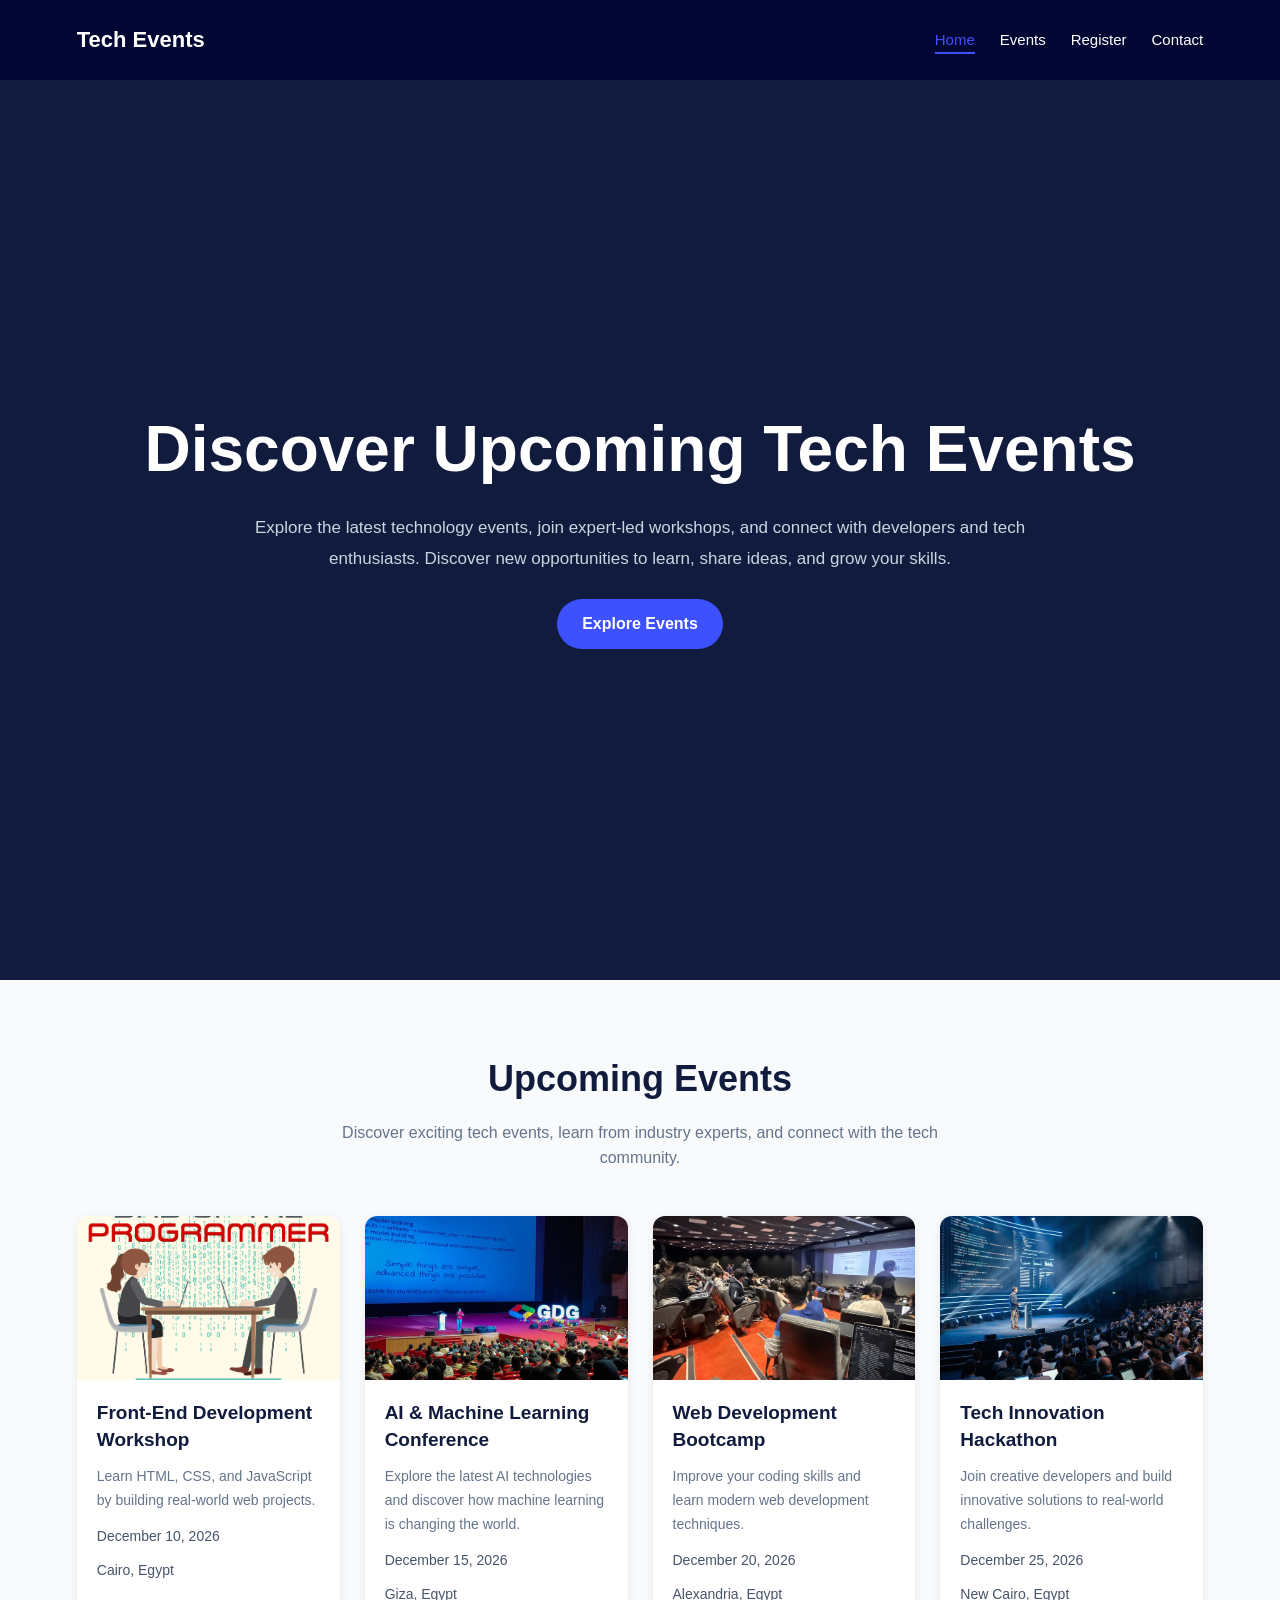
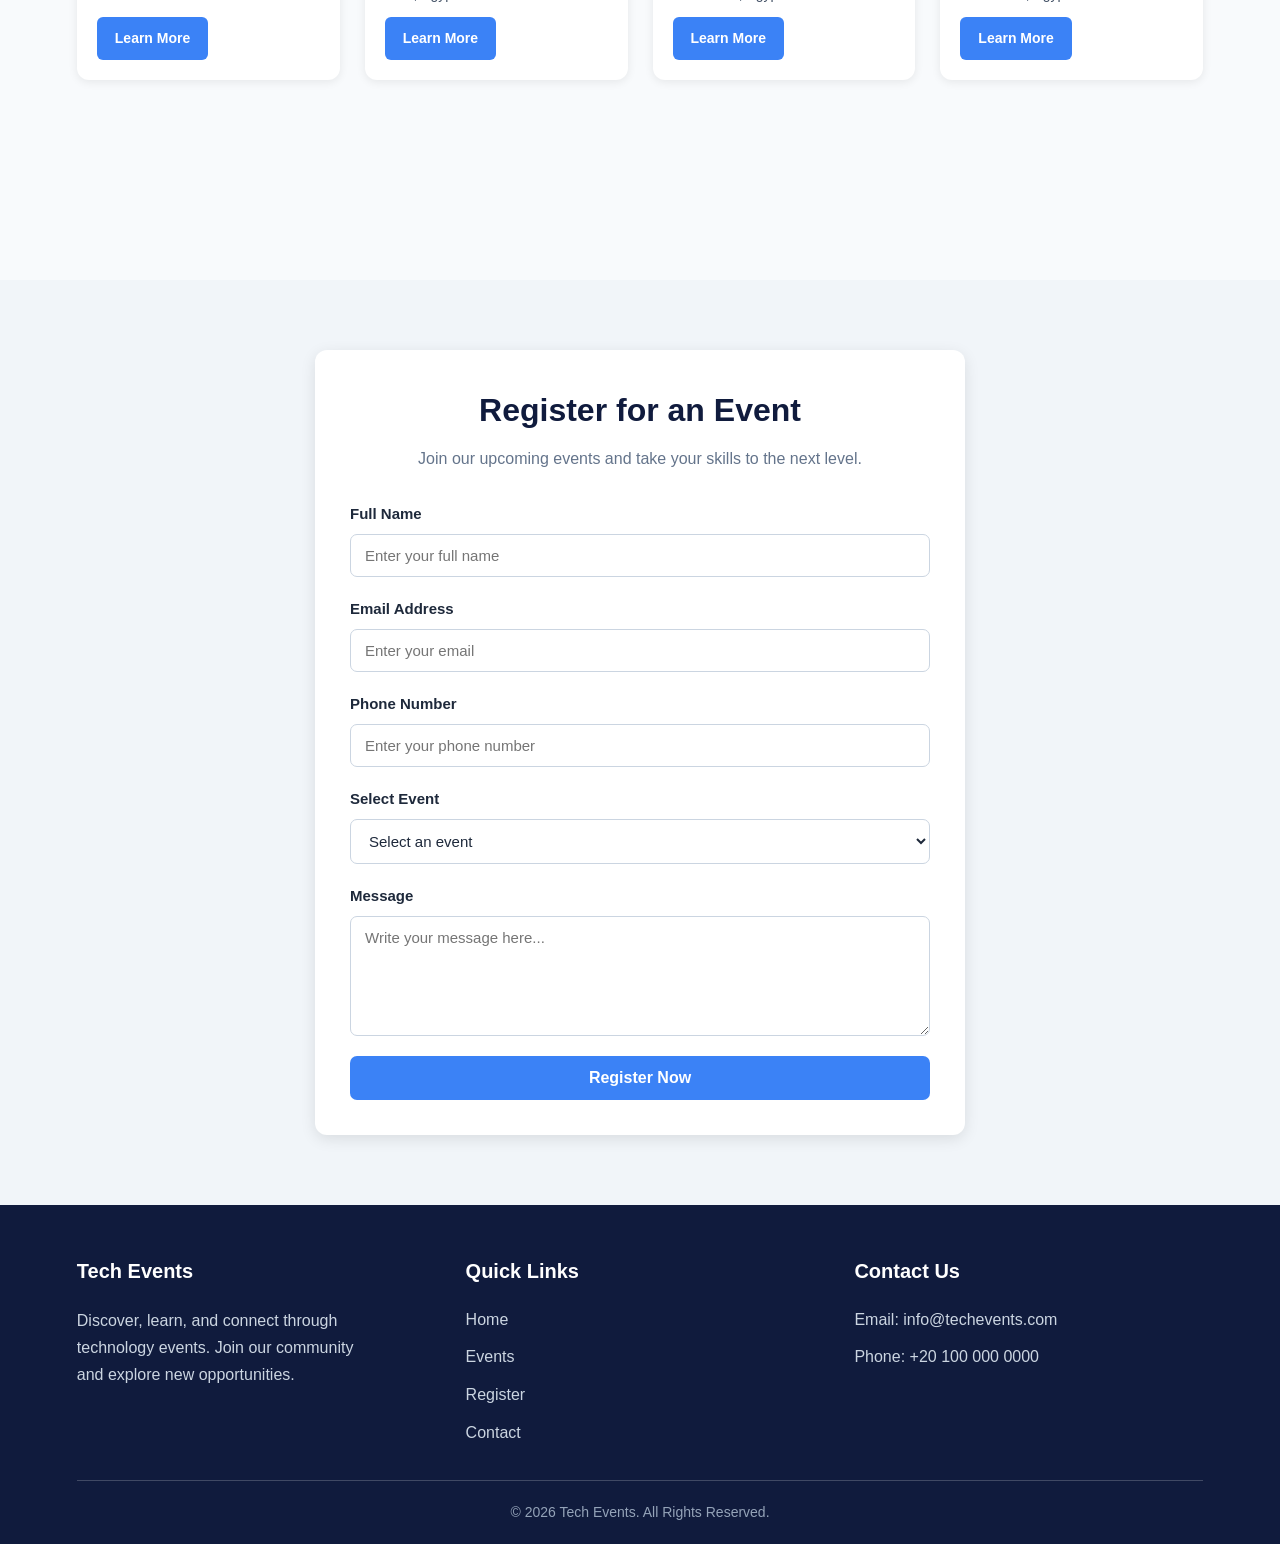
<file: index.html>
<!DOCTYPE html>
<html lang="en">

<head>
    <meta charset="UTF-8">
    <meta name="viewport" content="width=device-width, initial-scale=1.0">

    <meta name="description" content="Discover upcoming technology events, workshops, conferences, and hackathons.">

    <title>Tech Events | Discover Upcoming Events</title>

    <link rel="stylesheet" href="style.css">
</head>

<body>

    <!-- Header -->
    <header class="header">

        <a href="#home" class="logo">Tech Events</a>

        <nav class="nav" aria-label="Main navigation">
            <ul>
                <li><a href="#home" class="active">Home</a></li>
                <li><a href="#events">Events</a></li>
                <li><a href="#register">Register</a></li>
                <li><a href="#contact">Contact</a></li>
            </ul>
        </nav>

    </header>

    <main>

        <!-- Hero Section -->
        <section id="home" class="hero">

            <h1>Discover Upcoming Tech Events</h1>

            <p>
                Explore the latest technology events, join expert-led
                workshops, and connect with developers and tech enthusiasts.
                Discover new opportunities to learn, share ideas, and grow
                your skills.
            </p>

            <a href="#events" class="hero-btn">Explore Events</a>

        </section>

        <!-- Upcoming Events Section -->
        <section id="events" class="events">

            <div class="section-heading">

                <h2>Upcoming Events</h2>

                <p>
                    Discover exciting tech events, learn from industry experts,
                    and connect with the tech community.
                </p>

            </div>

            <div class="event-content">

                <article class="event-card">

                    <img
                        src="images/1.jpg"
                        alt="Developer working on a laptop"
                    >

                    <div class="event-info">

                        <h3>Front-End Development Workshop</h3>

                        <p>
                            Learn HTML, CSS, and JavaScript by building
                            real-world web projects.
                        </p>

                        <span class="event-date">December 10, 2026</span>

                        <span class="event-location">Cairo, Egypt</span>

                        <a href="#register" class="event-btn">Learn More</a>

                    </div>

                </article>

                <article class="event-card">

                    <img
                        src="images/2.jpg"
                        alt="Artificial intelligence technology conference"
                    >

                    <div class="event-info">

                        <h3>AI & Machine Learning Conference</h3>

                        <p>
                            Explore the latest AI technologies and discover
                            how machine learning is changing the world.
                        </p>

                        <span class="event-date">December 15, 2026</span>

                        <span class="event-location">Giza, Egypt</span>

                        <a href="#register" class="event-btn">Learn More</a>

                    </div>

                </article>

                <article class="event-card">

                    <img
                        src="images/3.jpg"
                        alt="Students learning web development"
                    >

                    <div class="event-info">

                        <h3>Web Development Bootcamp</h3>

                        <p>
                            Improve your coding skills and learn modern
                            web development techniques.
                        </p>

                        <span class="event-date">December 20, 2026</span>

                        <span class="event-location">Alexandria, Egypt</span>

                        <a href="#register" class="event-btn">Learn More</a>

                    </div>

                </article>

                <article class="event-card">

                    <img
                        src="images/4.jpg"
                        alt="Developers participating in a hackathon"
                    >

                    <div class="event-info">

                        <h3>Tech Innovation Hackathon</h3>

                        <p>
                            Join creative developers and build innovative
                            solutions to real-world challenges.
                        </p>

                        <span class="event-date">December 25, 2026</span>

                        <span class="event-location">New Cairo, Egypt</span>

                        <a href="#register" class="event-btn">Learn More</a>

                    </div>

                </article>

            </div>

        </section>

        <!-- Registration Section -->
        <section id="register" class="register">

            <div class="register-container">

                <div class="register-heading">

                    <h2>Register for an Event</h2>

                    <p>
                        Join our upcoming events and take your skills
                        to the next level.
                    </p>

                </div>

                <form class="register-form" action="#" method="POST">

                    <div class="form-group">

                        <label for="fullname">Full Name</label>

                        <input
                            type="text"
                            id="fullname"
                            name="fullname"
                            placeholder="Enter your full name"
                            autocomplete="name"
                            required
                        >

                    </div>

                    <div class="form-group">

                        <label for="email">Email Address</label>

                        <input
                            type="email"
                            id="email"
                            name="email"
                            placeholder="Enter your email"
                            autocomplete="email"
                            required
                        >

                    </div>

                    <div class="form-group">

                        <label for="phone">Phone Number</label>

                        <input
                            type="tel"
                            id="phone"
                            name="phone"
                            placeholder="Enter your phone number"
                            autocomplete="tel"
                            required
                        >

                    </div>

                    <div class="form-group">

                        <label for="event">Select Event</label>

                        <select id="event" name="event" required>

                            <option value="" disabled selected>
                                Select an event
                            </option>

                            <option value="frontend-workshop">
                                Front-End Development Workshop
                            </option>

                            <option value="ai-conference">
                                AI & Machine Learning Conference
                            </option>

                            <option value="web-bootcamp">
                                Web Development Bootcamp
                            </option>

                            <option value="hackathon">
                                Tech Innovation Hackathon
                            </option>

                        </select>

                    </div>

                    <div class="form-group">

                        <label for="message">Message</label>

                        <textarea
                            id="message"
                            name="message"
                            rows="5"
                            placeholder="Write your message here..."
                        ></textarea>

                    </div>

                    <button type="submit">Register Now</button>

                </form>

            </div>

        </section>

    </main>

    <!-- Footer -->
    <footer class="footer" id="contact">

        <div class="footer-container">

            <div class="footer-about">

                <h2>Tech Events</h2>

                <p>
                    Discover, learn, and connect through technology events.
                    Join our community and explore new opportunities.
                </p>

            </div>

            <div class="footer-links">

                <h3>Quick Links</h3>

                <ul>
                    <li><a href="#home">Home</a></li>
                    <li><a href="#events">Events</a></li>
                    <li><a href="#register">Register</a></li>
                    <li><a href="#contact">Contact</a></li>
                </ul>

            </div>

            <div class="footer-contact">

                <h3>Contact Us</h3>

                <p>
                    Email:
                    <a href="mailto:info@techevents.com">
                        info@techevents.com
                    </a>
                </p>

                <p>
                    Phone:
                    <a href="tel:+201000000000">
                        +20 100 000 0000
                    </a>
                </p>

            </div>

        </div>

        <div class="footer-bottom">

            <p>
                &copy; 2026 Tech Events. All Rights Reserved.
            </p>

        </div>

    </footer>

</body>

</html>
</file>
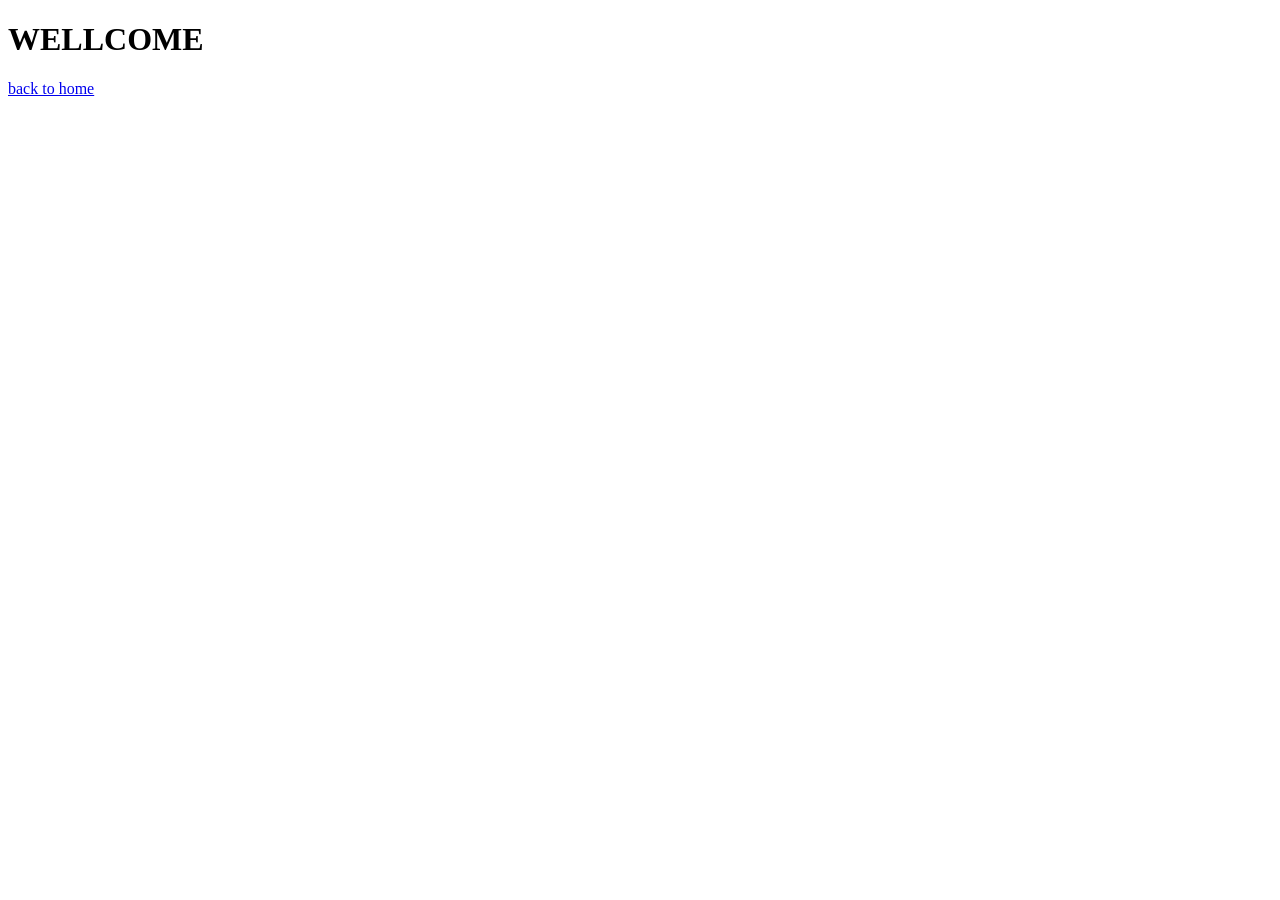
<file: register.html>
<!DOCTYPE html>
<html lang="en">
<head>
    <meta charset="UTF-8">
    <meta name="viewport" content="width=device-width, initial-scale=1.0">
    <title>Document</title>
</head>
<body>
    <h1>WELLCOME</h1>
    <a href="/index.html">back to home</a>
</body>
</html>
</file>
<file: style.css>
/* =========================
   Global Styles
========================= */

* {
    margin: 0;
    padding: 0;
    box-sizing: border-box;
}

html {
    scroll-behavior: smooth;
    scroll-padding-top: 20px;
}

body {
    font-family: Arial, Helvetica, sans-serif;
    line-height: 1.6;
    color: #1e293b;
}

a {
    text-decoration: none;
}

a:focus-visible,
button:focus-visible,
input:focus-visible,
select:focus-visible,
textarea:focus-visible {
    outline: 3px solid #3B82F6;
    outline-offset: 3px;
}

/* =========================
   Header
========================= */

.header {
    width: 100%;
    min-height: 80px;
    background-color: #010633;

    display: flex;
    align-items: center;
    justify-content: space-between;

    padding: 15px 6%;
}

.logo {
    color: #ffffff;
    font-size: 22px;
    font-weight: 700;
    font-family: Verdana, Geneva, Tahoma, sans-serif;
}

.nav ul {
    display: flex;
    align-items: center;
    gap: 25px;

    list-style: none;
}

.nav a {
    position: relative;
    color: #ffffff;
    font-size: 15px;

    transition: color 0.3s ease;
}

.nav a::after {
    content: "";
    position: absolute;

    width: 0;
    height: 2px;

    background-color: #3e51ff;

    bottom: -6px;
    left: 0;

    transition: width 0.3s ease;
}

.nav a:hover,
.nav a.active {
    color: #3e51ff;
}

.nav a:hover::after,
.nav a.active::after {
    width: 100%;
}

/* =========================
   Hero Section
========================= */

.hero {
    min-height: 100vh;

    background-color: #101B3D;
    color: #ffffff;

    display: flex;
    flex-direction: column;
    align-items: center;
    justify-content: center;

    gap: 25px;
    padding: 50px 6%;

    text-align: center;
}

.hero h1 {
    font-size: clamp(32px, 5vw, 64px);
    line-height: 1.2;
}

.hero p {
    max-width: 800px;
    font-size: 17px;
    line-height: 1.8;
    color: #cbd5e1;
}

.hero-btn {
    display: inline-block;

    background-color: #3e51ff;
    color: #ffffff;

    padding: 12px 25px;
    border-radius: 30px;

    font-size: 16px;
    font-weight: 600;

    transition: background-color 0.3s ease,
                transform 0.3s ease;
}

.hero-btn:hover {
    background-color: #293ef0;
    transform: translateY(-3px);
}

/* =========================
   Events Section
========================= */

.events {
    min-height: 100vh;
    padding: 70px 6%;
    background-color: #f8fafc;
}

.section-heading {
    text-align: center;
    margin-bottom: 45px;
}

.section-heading h2 {
    color: #101B3D;
    font-size: clamp(26px, 4vw, 36px);
    margin-bottom: 12px;
}

.section-heading p {
    color: #64748b;
    max-width: 650px;
    margin: 0 auto;
}

.event-content {
    display: grid;

    grid-template-columns: repeat(4, minmax(0, 1fr));

    gap: 25px;
}

.event-card {
    min-width: 0;

    background-color: #ffffff;

    border-radius: 12px;
    overflow: hidden;

    box-shadow: 0 2px 10px rgba(0, 0, 0, 0.08);

    display: flex;
    flex-direction: column;

    transition: transform 0.3s ease,
                box-shadow 0.3s ease;
}

.event-card:hover {
    transform: translateY(-7px);

    box-shadow: 0 8px 20px rgba(0, 0, 0, 0.12);
}

.event-card img {
    display: block;

    width: 100%;
    aspect-ratio: 16 / 10;

    object-fit: cover;
}

.event-info {
    display: flex;
    flex-direction: column;
    align-items: flex-start;

    gap: 12px;

    padding: 20px;

    flex: 1;
}

.event-card h3 {
    color: #101B3D;
    font-size: 19px;
    line-height: 1.4;
}

.event-card p {
    color: #64748b;
    font-size: 14px;
    line-height: 1.7;
}

.event-date,
.event-location {
    color: #475569;
    font-size: 14px;
}

.event-btn {
    display: inline-block;

    margin-top: auto;
    padding: 10px 18px;

    background-color: #3B82F6;
    color: #ffffff;

    border-radius: 6px;

    font-size: 14px;
    font-weight: 600;

    transition: background-color 0.3s ease;
}

.event-btn:hover {
    background-color: #1D4ED8;
}

/* =========================
   Registration Section
========================= */

.register {
    min-height: 100vh;

    padding: 70px 6%;

    background-color: #f1f5f9;

    display: flex;
    align-items: center;
    justify-content: center;
}

.register-container {
    width: 100%;
    max-width: 650px;

    background-color: #ffffff;

    padding: 35px;

    border-radius: 12px;

    box-shadow: 0 4px 15px rgba(0, 0, 0, 0.1);
}

.register-heading {
    text-align: center;
    margin-bottom: 30px;
}

.register-heading h2 {
    font-size: 32px;
    color: #101B3D;
    margin-bottom: 10px;
}

.register-heading p {
    color: #64748b;
    line-height: 1.6;
}

.register-form {
    display: flex;
    flex-direction: column;
    gap: 20px;
}

.form-group {
    display: flex;
    flex-direction: column;
    gap: 8px;
}

.form-group label {
    font-size: 15px;
    font-weight: 600;
    color: #1e293b;
}

.form-group input,
.form-group select,
.form-group textarea {
    width: 100%;

    padding: 12px 14px;

    border: 1px solid #cbd5e1;
    border-radius: 7px;

    font-size: 15px;
    font-family: inherit;

    color: #1e293b;
    background-color: #ffffff;

    transition: border-color 0.3s ease,
                box-shadow 0.3s ease;
}

.form-group input:focus,
.form-group select:focus,
.form-group textarea:focus {
    border-color: #3B82F6;
    outline: none;
    box-shadow: 0 0 0 3px rgba(59, 130, 246, 0.12);
}

.form-group textarea {
    resize: vertical;
    min-height: 120px;
}

.register-form button {
    padding: 13px;

    background-color: #3B82F6;
    color: #ffffff;

    border: none;
    border-radius: 7px;

    font-size: 16px;
    font-weight: 600;

    cursor: pointer;

    transition: background-color 0.3s ease;
}

.register-form button:hover {
    background-color: #1D4ED8;
}

/* =========================
   Footer
========================= */

.footer {
    background-color: #101B3D;
    color: #ffffff;

    padding: 50px 6% 20px;
}

.footer-container {
    display: flex;
    justify-content: space-between;

    gap: 40px;
    flex-wrap: wrap;

    padding-bottom: 35px;
}

.footer-about,
.footer-links,
.footer-contact {
    flex: 1;
    min-width: 200px;
}

.footer h2,
.footer h3 {
    font-size: 20px;
    margin-bottom: 20px;
}

.footer-about p {
    max-width: 300px;
    line-height: 1.7;
    color: #cbd5e1;
}

.footer-links ul {
    list-style: none;

    display: flex;
    flex-direction: column;

    gap: 12px;
}

.footer a {
    color: #cbd5e1;

    transition: color 0.3s ease;
}

.footer a:hover {
    color: #3B82F6;
}

.footer-contact p {
    margin-bottom: 12px;
    color: #cbd5e1;
}

.footer-bottom {
    border-top: 1px solid rgba(255, 255, 255, 0.2);

    padding-top: 20px;
    text-align: center;
}

.footer-bottom p {
    font-size: 14px;
    color: #94a3b8;
}

/* =========================
   Responsive Design
========================= */

/* Large Tablet */
@media (max-width: 1100px) {

    .event-content {
        grid-template-columns: repeat(2, minmax(0, 1fr));
    }

}

/* Tablet */
@media (max-width: 768px) {

    .header {
        padding: 18px 5%;
    }

    .nav ul {
        gap: 15px;
    }

    .hero {
        min-height: 80vh;
    }

    .hero p {
        font-size: 16px;
    }

    .events {
        padding: 55px 5%;
    }

}

/* Mobile */
@media (max-width: 600px) {

    /* Header */

    .header {
        flex-direction: column;
        justify-content: center;
        gap: 18px;
    }

    .nav {
        width: 100%;
    }

    .nav ul {
        justify-content: center;
        flex-wrap: wrap;
        gap: 12px 18px;
    }

    .nav a {
        font-size: 14px;
    }

    /* Hero */

    .hero {
        min-height: 80vh;
        padding: 40px 5%;
        gap: 20px;
    }

    .hero h1 {
        font-size: clamp(30px, 8vw, 42px);
    }

    .hero p {
        font-size: 15px;
    }

    /* Events */

    .events {
        padding: 45px 5%;
    }

    .section-heading {
        margin-bottom: 30px;
    }

    .event-content {
        grid-template-columns: 1fr;
    }

    .event-card {
        width: 100%;
    }

    /* Registration */

    .register {
        padding: 45px 5%;
    }

    .register-container {
        padding: 25px 18px;
    }

    .register-heading h2 {
        font-size: 26px;
    }

    /* Footer */

    .footer-container {
        flex-direction: column;
        gap: 30px;
    }

    .footer-about,
    .footer-links,
    .footer-contact {
        width: 100%;
    }

}
</file>
